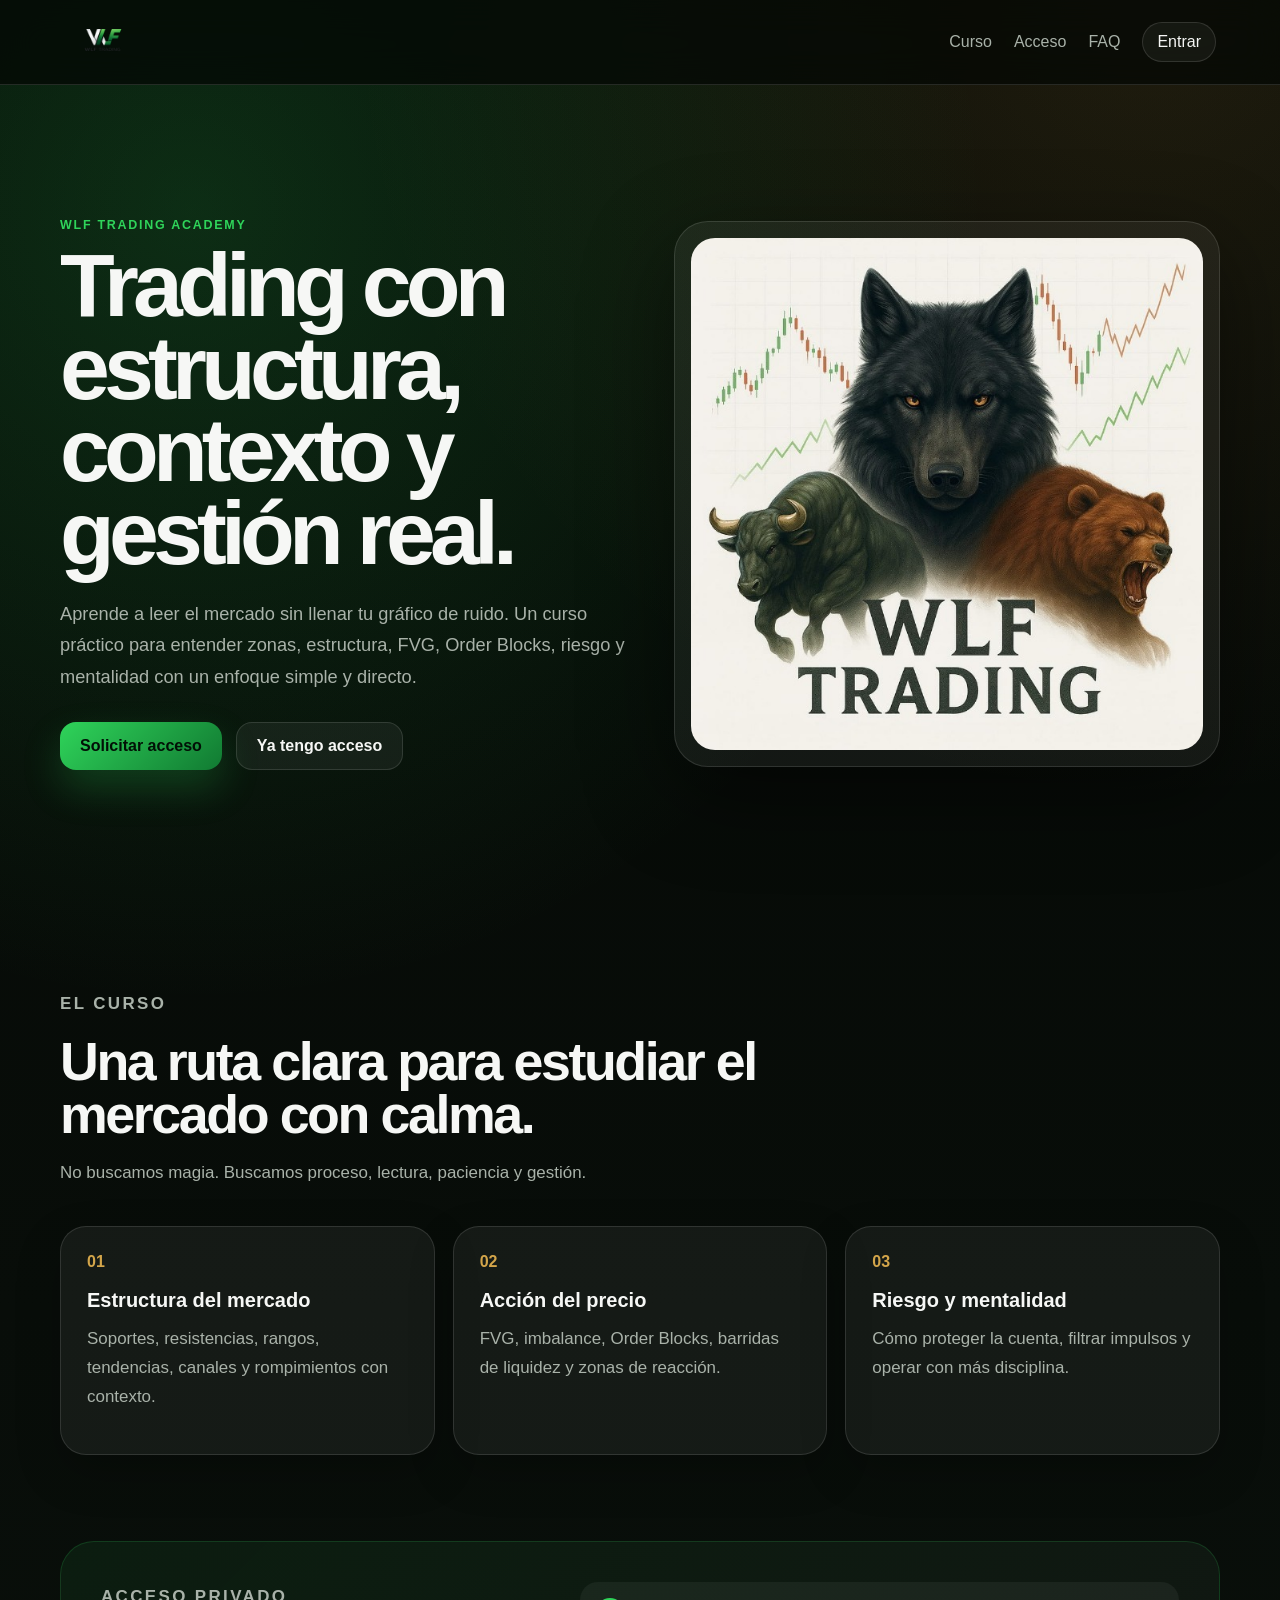
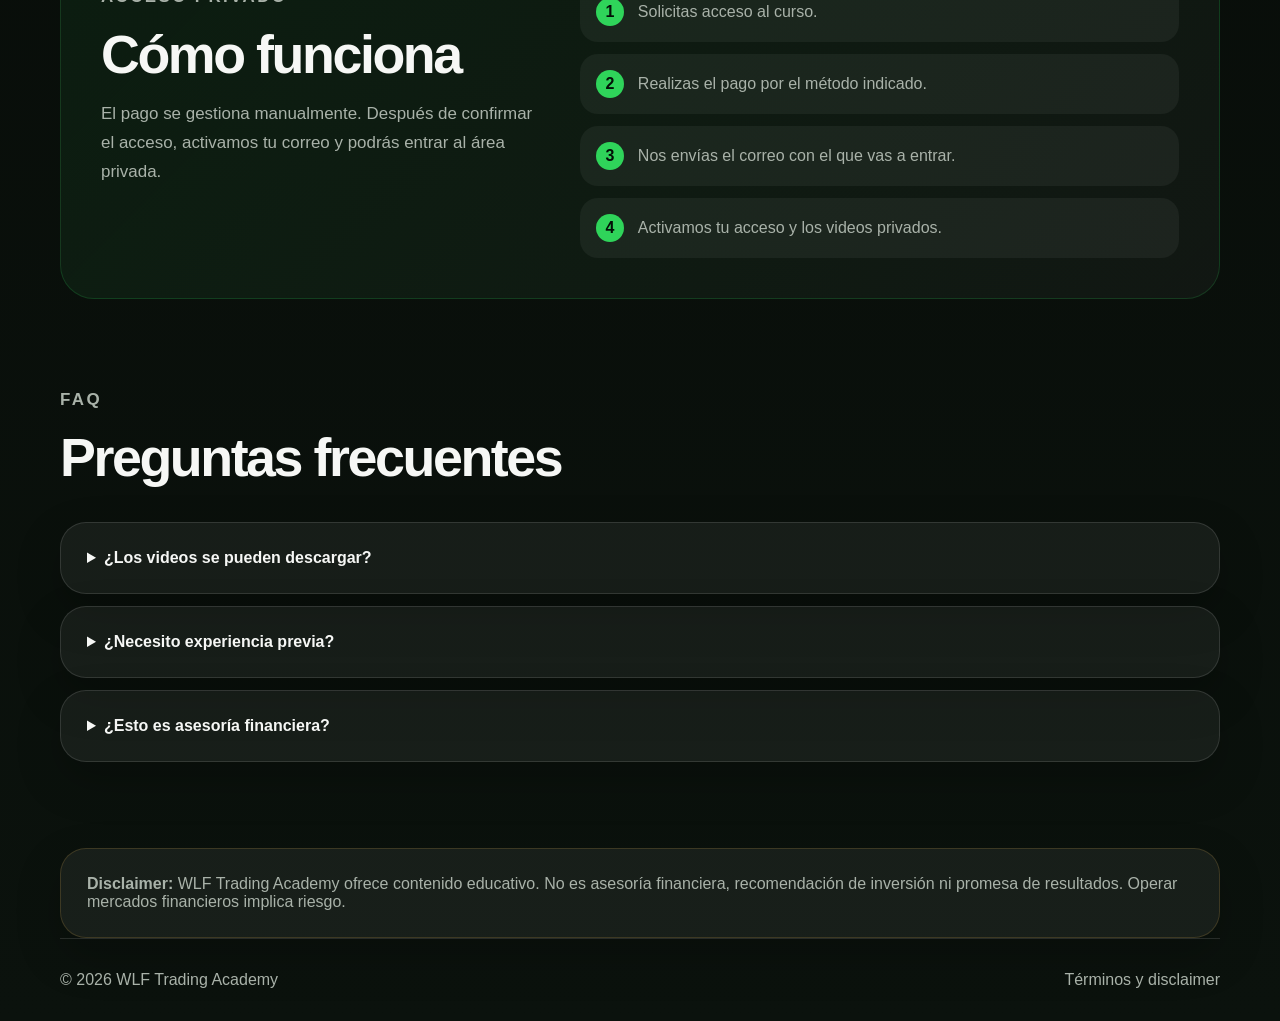
<file: index.html>
<!DOCTYPE html>
<html lang="es">
<head>
  <meta charset="UTF-8" />
  <meta name="viewport" content="width=device-width, initial-scale=1.0" />
  <title>WLF Trading Academy</title>
  <meta name="description" content="Curso privado de trading con estructura, contexto y gestión real." />
  <link rel="stylesheet" href="/css/styles.css" />
</head>
<body>
  <header class="site-header">
    <a class="brand" href="/">
      <img src="/assets/logo-wlf.png" alt="WLF Trading" class="brand-logo" />
    </a>

    <nav class="nav">
      <a href="#curso">Curso</a>
      <a href="#acceso">Acceso</a>
      <a href="#faq">FAQ</a>
      <a href="/login.html" class="nav-cta">Entrar</a>
    </nav>
  </header>

  <main>
    <section class="hero section">
      <div class="hero-copy">
        <p class="eyebrow">WLF Trading Academy</p>
        <h1>Trading con estructura, contexto y gestión real.</h1>
        <p class="hero-text">
          Aprende a leer el mercado sin llenar tu gráfico de ruido. Un curso práctico para entender zonas,
          estructura, FVG, Order Blocks, riesgo y mentalidad con un enfoque simple y directo.
        </p>
        <div class="actions">
          <a class="btn primary" href="mailto:contacto@wlftrading.com?subject=Quiero%20acceso%20al%20curso%20WLF">Solicitar acceso</a>
          <a class="btn ghost" href="/login.html">Ya tengo acceso</a>
        </div>
      </div>

      <div class="hero-card">
        <img src="/assets/wlf-hero.jpeg" alt="WLF Trading - Bull Wolf Bear" />
      </div>
    </section>

    <section id="curso" class="section">
      <div class="section-title">
        <p class="eyebrow">El curso</p>
        <h2>Una ruta clara para estudiar el mercado con calma.</h2>
        <p>No buscamos magia. Buscamos proceso, lectura, paciencia y gestión.</p>
      </div>

      <div class="grid cards-3">
        <article class="card">
          <span class="card-number">01</span>
          <h3>Estructura del mercado</h3>
          <p>Soportes, resistencias, rangos, tendencias, canales y rompimientos con contexto.</p>
        </article>
        <article class="card">
          <span class="card-number">02</span>
          <h3>Acción del precio</h3>
          <p>FVG, imbalance, Order Blocks, barridas de liquidez y zonas de reacción.</p>
        </article>
        <article class="card">
          <span class="card-number">03</span>
          <h3>Riesgo y mentalidad</h3>
          <p>Cómo proteger la cuenta, filtrar impulsos y operar con más disciplina.</p>
        </article>
      </div>
    </section>

    <section id="acceso" class="section access-section">
      <div>
        <p class="eyebrow">Acceso privado</p>
        <h2>Cómo funciona</h2>
        <p>
          El pago se gestiona manualmente. Después de confirmar el acceso, activamos tu correo y podrás entrar al área privada.
        </p>
      </div>

      <div class="steps">
        <div class="step"><span>1</span>Solicitas acceso al curso.</div>
        <div class="step"><span>2</span>Realizas el pago por el método indicado.</div>
        <div class="step"><span>3</span>Nos envías el correo con el que vas a entrar.</div>
        <div class="step"><span>4</span>Activamos tu acceso y los videos privados.</div>
      </div>
    </section>

    <section id="faq" class="section">
      <div class="section-title">
        <p class="eyebrow">FAQ</p>
        <h2>Preguntas frecuentes</h2>
      </div>

      <div class="faq-list">
        <details>
          <summary>¿Los videos se pueden descargar?</summary>
          <p>No. El acceso está pensado para visualización privada. Aun así, ningún sistema evita al 100% la grabación de pantalla.</p>
        </details>
        <details>
          <summary>¿Necesito experiencia previa?</summary>
          <p>No necesariamente. La idea es explicar desde bases simples hasta conceptos más avanzados.</p>
        </details>
        <details>
          <summary>¿Esto es asesoría financiera?</summary>
          <p>No. Es contenido educativo. Cada estudiante es responsable de sus decisiones en el mercado.</p>
        </details>
      </div>
    </section>

    <section class="section disclaimer">
      <strong>Disclaimer:</strong>
      WLF Trading Academy ofrece contenido educativo. No es asesoría financiera, recomendación de inversión ni promesa de resultados.
      Operar mercados financieros implica riesgo.
    </section>
  </main>

  <footer class="footer">
    <span>© 2026 WLF Trading Academy</span>
    <a href="/terms.html">Términos y disclaimer</a>
  </footer>
</body>
</html>
</file>
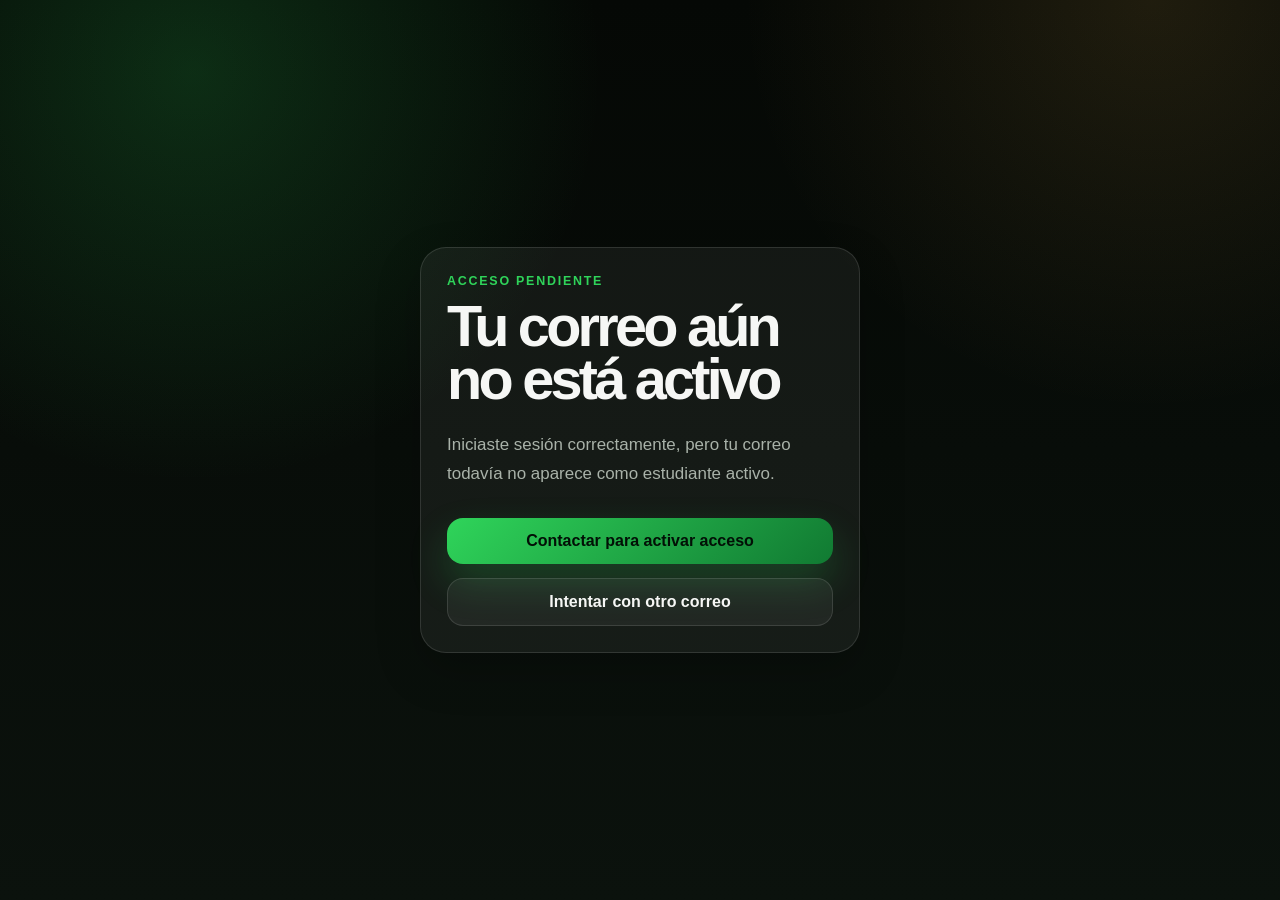
<file: denied.html>
<!DOCTYPE html>
<html lang="es">
<head>
  <meta charset="UTF-8" />
  <meta name="viewport" content="width=device-width, initial-scale=1.0" />
  <title>Acceso no activo | WLF Trading Academy</title>
  <link rel="stylesheet" href="/css/styles.css" />
</head>
<body class="auth-page">
  <main class="auth-shell">
    <section class="auth-card">
      <p class="eyebrow">Acceso pendiente</p>
      <h1>Tu correo aún no está activo</h1>
      <p class="muted">
        Iniciaste sesión correctamente, pero tu correo todavía no aparece como estudiante activo.
      </p>
      <div class="actions vertical">
        <a class="btn primary full" href="mailto:contacto@wlftrading.com?subject=Activar%20acceso%20WLF">Contactar para activar acceso</a>
        <a class="btn ghost full" href="/login.html">Intentar con otro correo</a>
      </div>
    </section>
  </main>
</body>
</html>
</file>
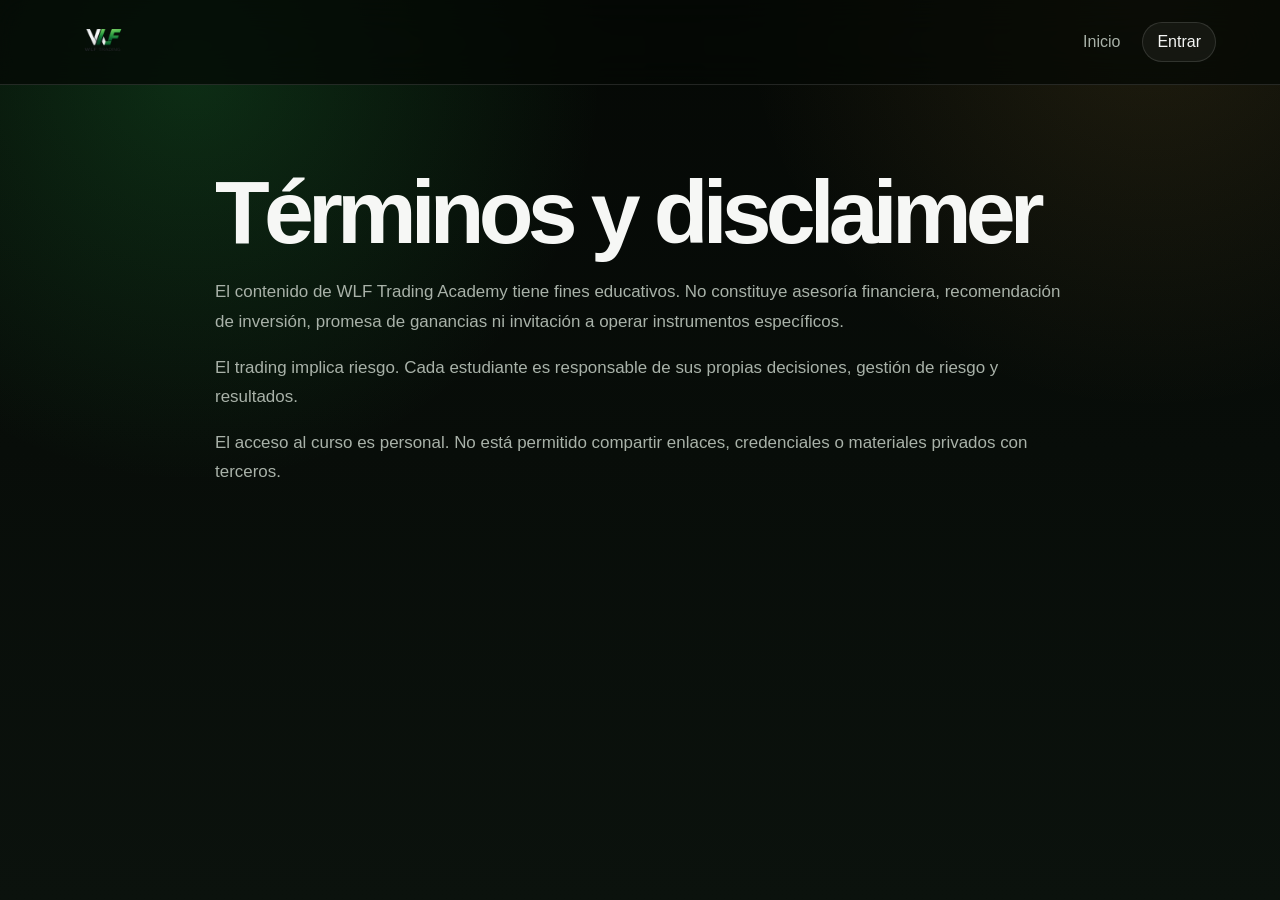
<file: terms.html>
<!DOCTYPE html>
<html lang="es">
<head>
  <meta charset="UTF-8" />
  <meta name="viewport" content="width=device-width, initial-scale=1.0" />
  <title>Términos | WLF Trading Academy</title>
  <link rel="stylesheet" href="/css/styles.css" />
</head>
<body>
  <header class="site-header">
    <a class="brand" href="/">
      <img src="/assets/logo-wlf.png" alt="WLF Trading" class="brand-logo" />
    </a>
    <nav class="nav">
      <a href="/">Inicio</a>
      <a href="/login.html" class="nav-cta">Entrar</a>
    </nav>
  </header>

  <main class="legal section">
    <h1>Términos y disclaimer</h1>
    <p>
      El contenido de WLF Trading Academy tiene fines educativos. No constituye asesoría financiera,
      recomendación de inversión, promesa de ganancias ni invitación a operar instrumentos específicos.
    </p>
    <p>
      El trading implica riesgo. Cada estudiante es responsable de sus propias decisiones, gestión de riesgo
      y resultados.
    </p>
    <p>
      El acceso al curso es personal. No está permitido compartir enlaces, credenciales o materiales privados
      con terceros.
    </p>
  </main>
</body>
</html>
</file>
<file: css/styles.css>
:root {
  --bg: #050805;
  --bg2: #0b120d;
  --panel: rgba(255,255,255,0.055);
  --panel2: rgba(255,255,255,0.08);
  --border: rgba(255,255,255,0.12);
  --text: #f6f7f5;
  --muted: #a9b2a9;
  --green: #2fd45a;
  --green2: #117a32;
  --gold: #d3a54a;
  --danger: #ff5a52;
  --shadow: 0 28px 90px rgba(0,0,0,0.45);
}

* {
  box-sizing: border-box;
}

html {
  scroll-behavior: smooth;
}

body {
  margin: 0;
  font-family: Inter, Arial, Helvetica, sans-serif;
  background:
    radial-gradient(circle at 15% 8%, rgba(47, 212, 90, 0.18), transparent 30%),
    radial-gradient(circle at 90% 0%, rgba(211, 165, 74, 0.13), transparent 28%),
    linear-gradient(180deg, var(--bg), var(--bg2));
  color: var(--text);
  min-height: 100vh;
}

a {
  color: inherit;
  text-decoration: none;
}

button {
  font: inherit;
}

.site-header {
  min-height: 82px;
  padding: 16px min(6vw, 64px);
  display: flex;
  align-items: center;
  justify-content: space-between;
  gap: 24px;
  position: sticky;
  top: 0;
  z-index: 30;
  background: rgba(5,8,5,0.76);
  backdrop-filter: blur(18px);
  border-bottom: 1px solid var(--border);
}

.brand-logo {
  height: 52px;
  max-width: 190px;
  object-fit: contain;
  display: block;
}

.nav {
  display: flex;
  align-items: center;
  gap: 22px;
  color: var(--muted);
}

.nav a:hover,
.text-link:hover {
  color: var(--green);
}

.nav-cta {
  color: var(--text) !important;
  border: 1px solid var(--border);
  padding: 10px 14px;
  border-radius: 999px;
  background: rgba(255,255,255,0.05);
}

.section {
  width: min(1160px, 92%);
  margin: 0 auto;
  padding: 86px 0;
}

.hero {
  display: grid;
  grid-template-columns: 1.02fr 0.98fr;
  align-items: center;
  gap: 46px;
  min-height: calc(100vh - 82px);
}

.eyebrow {
  color: var(--green);
  font-weight: 800;
  letter-spacing: 0.14em;
  text-transform: uppercase;
  font-size: 0.78rem;
}

h1, h2, h3, p {
  margin-top: 0;
}

h1 {
  font-size: clamp(2.55rem, 7vw, 5.9rem);
  line-height: 0.92;
  letter-spacing: -0.065em;
  margin-bottom: 24px;
}

h2 {
  font-size: clamp(2rem, 4.2vw, 3.8rem);
  line-height: 0.98;
  letter-spacing: -0.045em;
  margin-bottom: 18px;
}

h3 {
  font-size: 1.25rem;
  margin-bottom: 12px;
}

.hero-text,
.section-title p,
.access-section p,
.card p,
.muted,
.legal p {
  color: var(--muted);
  line-height: 1.72;
  font-size: 1.06rem;
}

.hero-text {
  max-width: 710px;
  font-size: 1.14rem;
}

.actions {
  display: flex;
  gap: 14px;
  flex-wrap: wrap;
  margin-top: 30px;
}

.actions.vertical {
  flex-direction: column;
}

.btn {
  border: 0;
  cursor: pointer;
  padding: 14px 20px;
  border-radius: 16px;
  font-weight: 900;
  display: inline-flex;
  align-items: center;
  justify-content: center;
  transition: transform 0.18s ease, box-shadow 0.18s ease, border-color 0.18s ease;
}

.btn:hover {
  transform: translateY(-2px);
}

.btn.primary {
  background: linear-gradient(135deg, var(--green), var(--green2));
  color: #021006;
  box-shadow: 0 18px 38px rgba(47,212,90,0.22);
}

.btn.ghost {
  color: var(--text);
  background: rgba(255,255,255,0.055);
  border: 1px solid var(--border);
}

.btn.full {
  width: 100%;
}

.btn.tiny {
  padding: 9px 12px;
  border-radius: 12px;
}

.hero-card {
  border-radius: 34px;
  border: 1px solid var(--border);
  overflow: hidden;
  background: var(--panel);
  box-shadow: var(--shadow);
  padding: 16px;
}

.hero-card img {
  width: 100%;
  display: block;
  border-radius: 24px;
}

.section-title {
  max-width: 820px;
  margin-bottom: 38px;
}

.grid {
  display: grid;
  gap: 18px;
}

.cards-3 {
  grid-template-columns: repeat(3, 1fr);
}

.card,
.auth-card,
.status-box,
.disclaimer,
.faq-list details,
.course-module {
  border: 1px solid var(--border);
  background: var(--panel);
  border-radius: 26px;
  padding: 26px;
  box-shadow: 0 18px 45px rgba(0,0,0,0.22);
}

.card-number {
  color: var(--gold);
  font-weight: 900;
  display: block;
  margin-bottom: 18px;
}

.access-section {
  display: grid;
  grid-template-columns: 0.85fr 1.15fr;
  gap: 36px;
  align-items: start;
  border: 1px solid rgba(47,212,90,0.18);
  background: linear-gradient(135deg, rgba(47,212,90,0.08), rgba(255,255,255,0.035));
  border-radius: 34px;
  padding: 40px;
}

.steps {
  display: grid;
  gap: 12px;
}

.step {
  padding: 16px;
  border-radius: 18px;
  background: rgba(255,255,255,0.05);
  color: var(--muted);
  display: flex;
  gap: 14px;
  align-items: center;
}

.step span {
  background: var(--green);
  color: #031007;
  font-weight: 900;
  width: 28px;
  height: 28px;
  border-radius: 999px;
  display: grid;
  place-items: center;
  flex: 0 0 auto;
}

.faq-list {
  display: grid;
  gap: 12px;
}

.faq-list summary {
  cursor: pointer;
  font-weight: 800;
}

.faq-list p {
  color: var(--muted);
  margin: 12px 0 0;
}

.disclaimer {
  color: var(--muted);
  border-color: rgba(211, 165, 74, 0.2);
}

.footer {
  width: min(1160px, 92%);
  margin: 0 auto;
  padding: 32px 0;
  border-top: 1px solid var(--border);
  color: var(--muted);
  display: flex;
  justify-content: space-between;
  gap: 18px;
  flex-wrap: wrap;
}

.auth-page {
  display: grid;
  place-items: center;
  padding: 28px;
}

.auth-shell {
  width: min(440px, 100%);
}

.auth-logo {
  display: flex;
  justify-content: center;
  margin-bottom: 24px;
}

.auth-logo img {
  width: 230px;
  max-width: 85%;
}

.auth-card h1 {
  font-size: clamp(2.2rem, 8vw, 3.6rem);
}

.auth-buttons {
  display: grid;
  gap: 12px;
  margin: 26px 0;
}

.small {
  font-size: 0.92rem;
}

.text-link {
  display: inline-block;
  margin-top: 14px;
  color: var(--green);
}

.dashboard .section {
  padding-top: 54px;
}

.user-email {
  font-size: 0.92rem;
}

.hidden {
  display: none !important;
}

.course-content {
  display: grid;
  gap: 18px;
}

.course-module h3 {
  margin-bottom: 6px;
}

.lesson-list {
  display: grid;
  gap: 10px;
  margin-top: 18px;
}

.lesson-link {
  display: flex;
  justify-content: space-between;
  gap: 14px;
  padding: 14px 16px;
  border-radius: 16px;
  background: rgba(255,255,255,0.052);
  border: 1px solid var(--border);
  color: var(--text);
}

.lesson-link:hover {
  border-color: rgba(47,212,90,0.45);
}

.legal {
  max-width: 850px;
}

@media (max-width: 860px) {
  .site-header {
    align-items: flex-start;
  }

  .nav {
    gap: 10px;
    font-size: 0.9rem;
    flex-wrap: wrap;
    justify-content: flex-end;
  }

  .hero,
  .access-section,
  .cards-3 {
    grid-template-columns: 1fr;
  }

  .section {
    padding: 58px 0;
  }

  .access-section {
    padding: 26px;
  }
}
</file>
